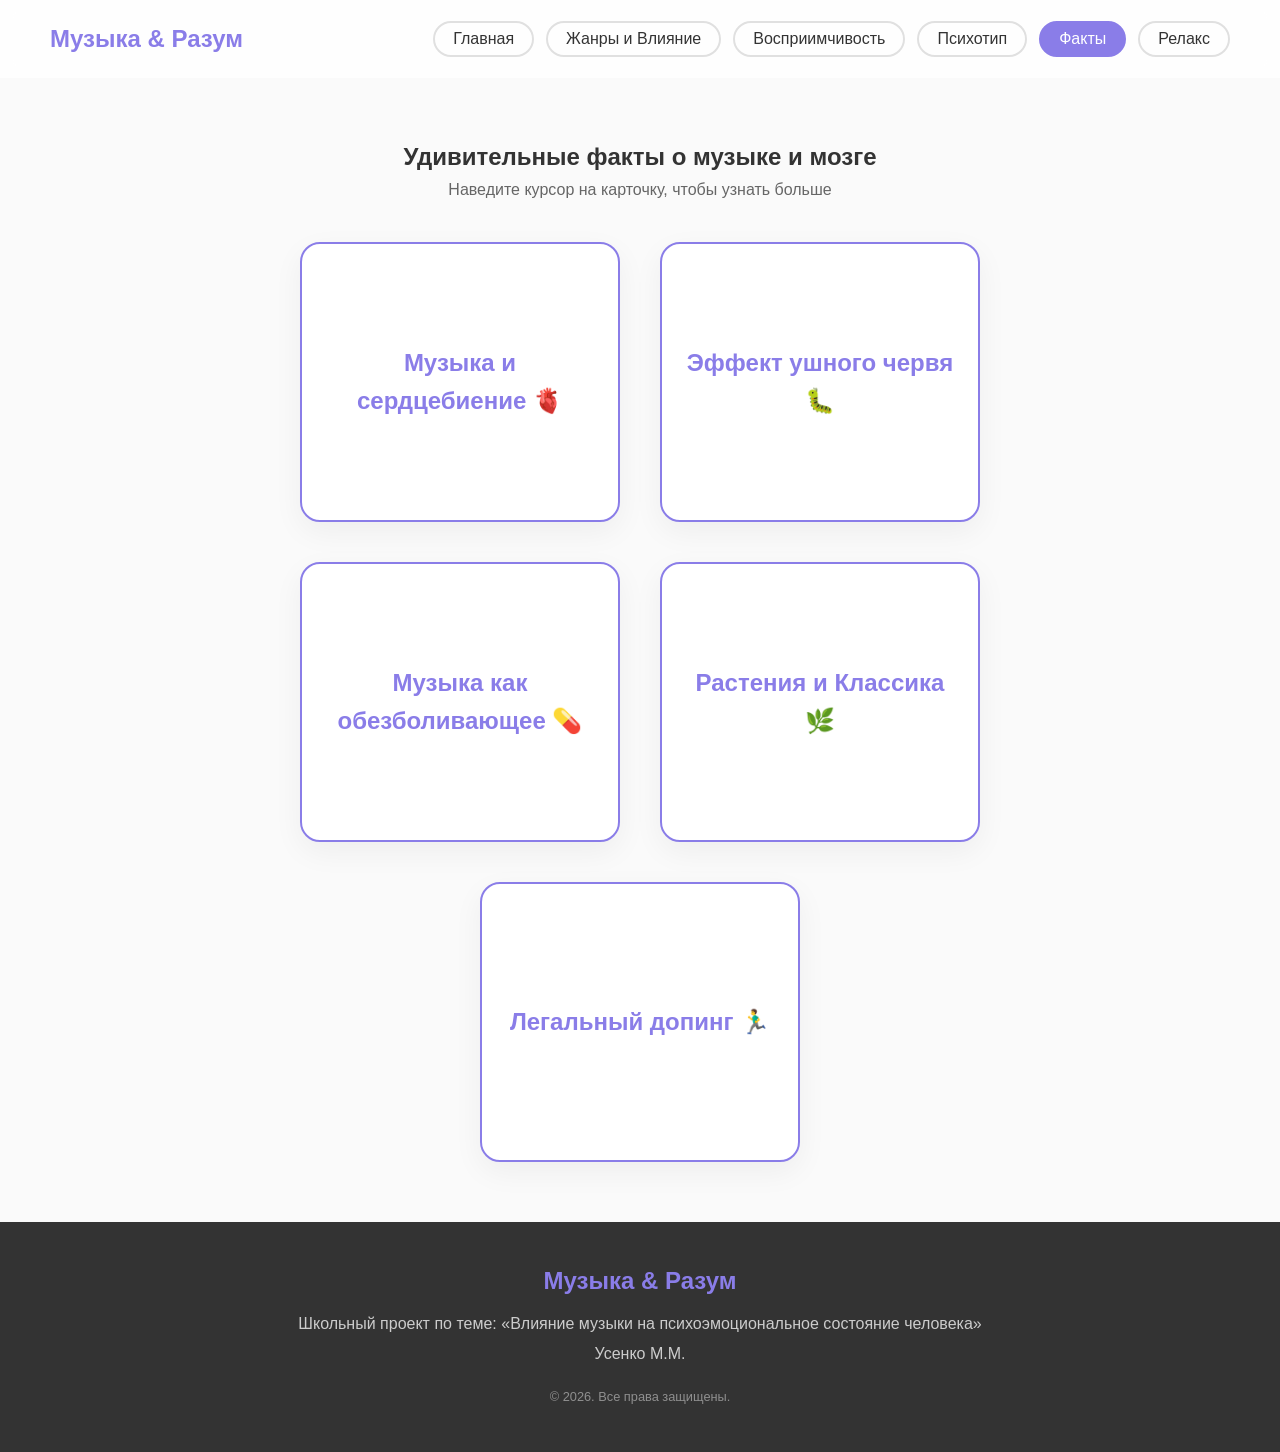
<file: facts.html>
<!DOCTYPE html>
<html lang="ru">
<head>
    <meta charset="UTF-8">
    <meta name="viewport" content="width=device-width, initial-scale=1.0">
    <title>Интересные факты</title>
    <link rel="stylesheet" href="style.css">
</head>
<body>

    <nav class="navbar">
        <div class="logo">Музыка & Разум</div>
        <ul class="nav-links">
            <li><a href="index.html">Главная</a></li>
            <li><a href="genres.html">Жанры и Влияние</a></li>
            <li><a href="test.html">Восприимчивость</a></li>
            <li><a href="psychotype.html">Психотип</a></li>
            <li><a href="facts.html" class="active">Факты</a></li>
            <a href="relax.html">Релакс</a>
        </ul>
    </nav>

    <main class="main-content">
        <section class="facts-section">
            <h2>Удивительные факты о музыке и мозге</h2>
            <p class="subtitle">Наведите курсор на карточку, чтобы узнать больше</p>

            <div class="facts-grid">
                <div class="flip-card">
                    <div class="flip-card-inner">
                        <div class="flip-card-front">
                            <h3>Музыка и сердцебиение 🫀</h3>
                        </div>
                        <div class="flip-card-back">
                            <p>Ваше сердцебиение и ритм дыхания автоматически подстраиваются под ритм музыки, которую вы слушаете. Именно поэтому медленные мелодии успокаивают тело.</p>
                        </div>
                    </div>
                </div>

                <div class="flip-card">
                    <div class="flip-card-inner">
                        <div class="flip-card-front">
                            <h3>Эффект ушного червя 🐛</h3>
                        </div>
                        <div class="flip-card-back">
                            <p>Навязчивая мелодия, застрявшая в голове, называется «ушным червем». Чтобы от неё избавиться, психологи советуют прослушать эту песню целиком до самого конца.</p>
                        </div>
                    </div>
                </div>

                <div class="flip-card">
                    <div class="flip-card-inner">
                        <div class="flip-card-front">
                            <h3>Музыка как обезболивающее 💊</h3>
                        </div>
                        <div class="flip-card-back">
                            <p>Доказано, что прослушивание любимой музыки способствует выбросу эндорфинов, которые действуют как легкое природное обезболивающее.</p>
                        </div>
                    </div>
                </div>

                 <div class="flip-card">
                    <div class="flip-card-inner">
                        <div class="flip-card-front">
                            <h3>Растения и Классика 🌿</h3>
                        </div>
                        <div class="flip-card-back">
                            <p>Эксперименты показывают, что растения растут быстрее, если в помещении играет классическая музыка, в то время как тяжелый рок может замедлить их рост.</p>
                        </div>
                    </div>
                </div>

                <div class="flip-card">
                    <div class="flip-card-inner">
                        <div class="flip-card-front">
                            <h3>Легальный допинг 🏃‍♂️</h3>
                        </div>
                        <div class="flip-card-back">
                            <p>Быстрые треки (от 140 BPM) повышают выносливость человека на 15%. Из-за этого мощного эффекта музыку официально приравняли к допингу и запретили бегунам на многих профессиональных марафонах!</p>
                        </div>
                    </div>
                </div>
            </div>
        </section>
    </main>

    <footer class="site-footer">
        <div class="footer-content">
            <h3>Музыка & Разум</h3>
            <p>Школьный проект по теме: «Влияние музыки на психоэмоциональное состояние человека»</p>
            <p>Усенко М.М.</p>
            <p class="copyright">© 2026. Все права защищены.</p>
        </div>
    </footer>

</body>
</html>
</file>
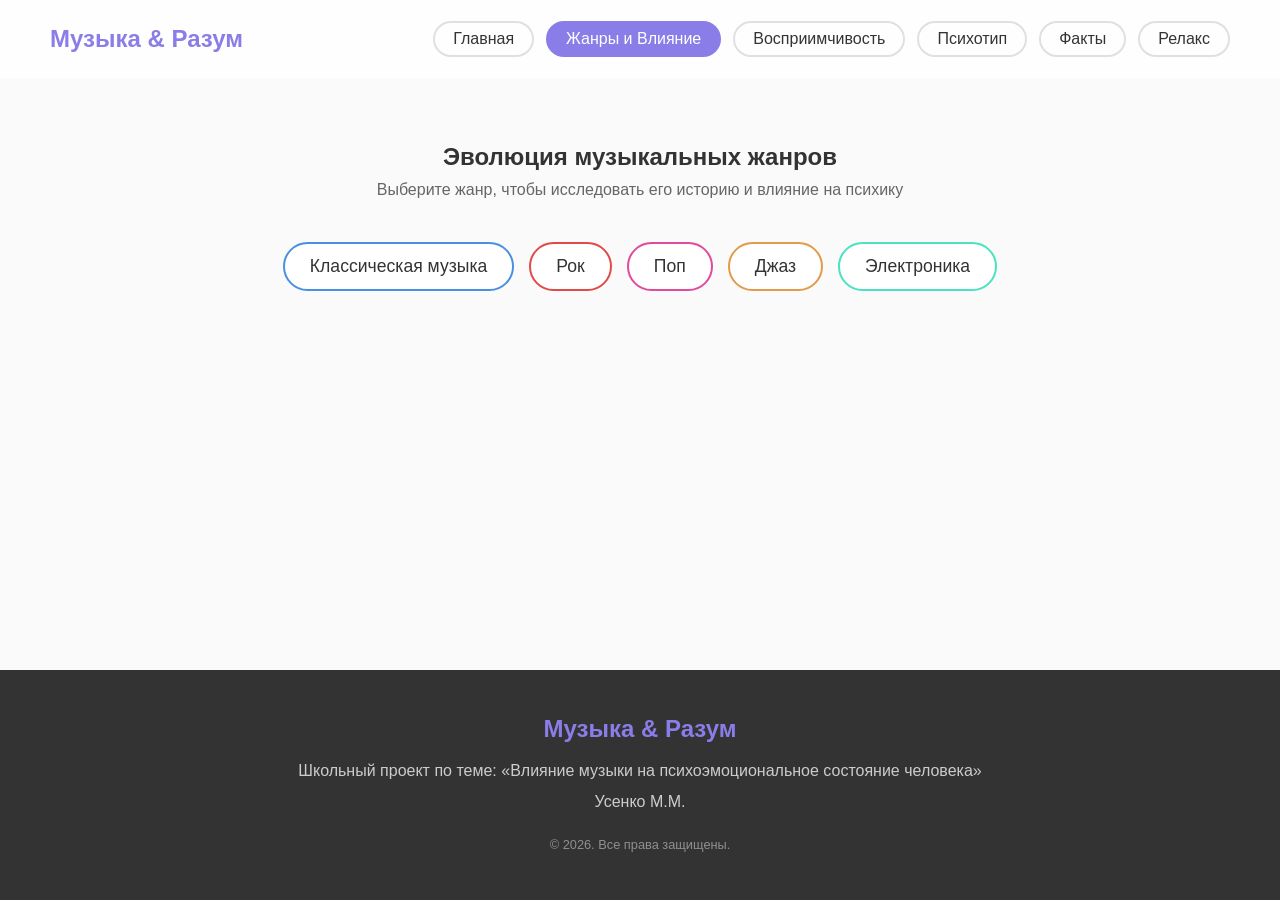
<file: genres.html>
<!DOCTYPE html>
<html lang="ru">
<head>
    <meta charset="UTF-8">
    <meta name="viewport" content="width=device-width, initial-scale=1.0">
    <title>Жанры и Влияние</title>
    <link rel="stylesheet" href="style.css">
</head>
<body>

    <nav class="navbar">
        <div class="logo">Музыка & Разум</div>
        <ul class="nav-links">
            <li><a href="index.html">Главная</a></li>
            <li><a href="genres.html" class="active">Жанры и Влияние</a></li>
            <li><a href="test.html">Восприимчивость</a></li>
            <li><a href="psychotype.html">Психотип</a></li>
            <li><a href="facts.html">Факты</a></li>
            <li><a href="relax.html">Релакс</a></li>
        </ul>
    </nav>

    <main class="main-content">
        <section class="genres-section">
            <h2>Эволюция музыкальных жанров</h2>
            <p class="subtitle">Выберите жанр, чтобы исследовать его историю и влияние на психику</p>

            <div class="genres-panel">
                <button class="genre-btn" style="--btn-color: #4A90E2;" onclick="loadGenre('classic', '#4A90E2', this)">Классическая музыка</button>
                <button class="genre-btn" style="--btn-color: #E24A4A;" onclick="loadGenre('rock', '#E24A4A', this)">Рок</button>
                <button class="genre-btn" style="--btn-color: #E24A9B;" onclick="loadGenre('pop', '#E24A9B', this)">Поп</button>
                <button class="genre-btn" style="--btn-color: #E29B4A;" onclick="loadGenre('jazz', '#E29B4A', this)">Джаз</button>
                <button class="genre-btn" style="--btn-color: #4AE2C0;" onclick="loadGenre('electronic', '#4AE2C0', this)">Электроника</button>
            </div>

            <div id="timeline-container" class="hidden">
                <button class="close-timeline-btn" onclick="closeTimeline()">✖ Закрыть таймлайн</button>

                <div id="timeline-track" class="timeline-track"></div>
                
                <div id="info-display" class="info-card">
                    <h3 id="info-year">Год</h3>
                    <h4 id="info-title">Событие</h4>
                    <p id="info-desc">Описание события...</p>
                    
                    <div class="audio-player">
                        <p id="info-track-name">Название композиции</p>
                        <audio id="info-audio" controls></audio>
                    </div>

                    <div class="psycho-impact">
                        <h4>🧠 Влияние на психику:</h4>
                        <p id="info-impact">Описание влияния...</p>
                    </div>
                </div>
            </div>
        </section>
    </main>

    <footer class="site-footer">
        <div class="footer-content">
            <h3>Музыка & Разум</h3>
            <p>Школьный проект по теме: «Влияние музыки на психоэмоциональное состояние человека»</p>
            <p>Усенко М.М.</p>
            <p class="copyright">© 2026. Все права защищены.</p>
        </div>
    </footer>

    <script src="script.js"></script>
</body>
</html>
</file>
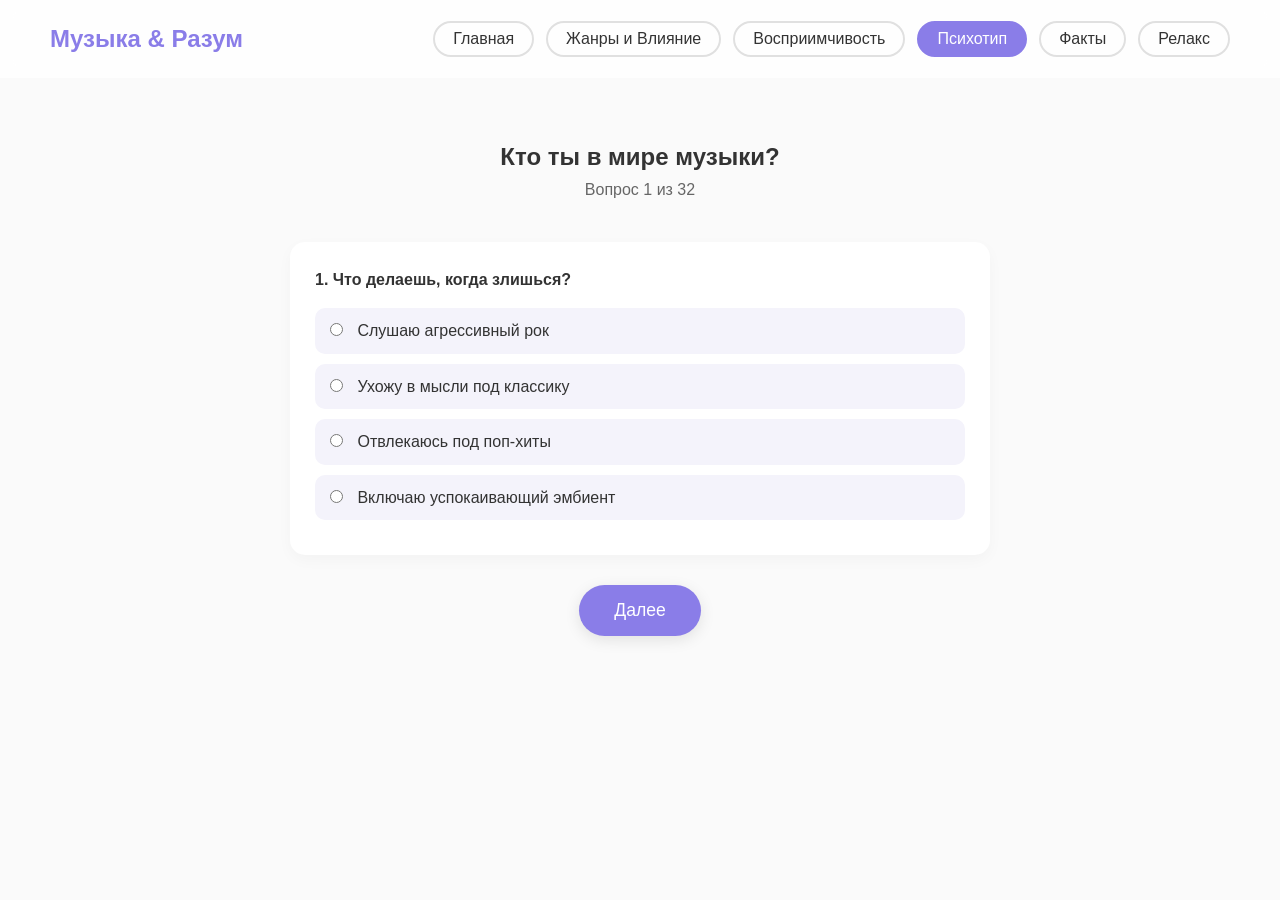
<file: psychotype.html>
<!DOCTYPE html>
<html lang="ru">
<head>
    <meta charset="UTF-8">
    <meta name="viewport" content="width=device-width, initial-scale=1.0">
    <title>Твой музыкальный психотип</title>
    <link rel="stylesheet" href="style.css">
</head>
<body>

    <nav class="navbar">
        <div class="logo">Музыка & Разум</div>
        <ul class="nav-links">
            <li><a href="index.html">Главная</a></li>
            <li><a href="genres.html">Жанры и Влияние</a></li>
            <li><a href="test.html">Восприимчивость</a></li>
            <li><a href="psychotype.html" class="active">Психотип</a></li>
            <li><a href="facts.html">Факты</a></li>
            <a href="relax.html">Релакс</a>
        </ul>
    </nav>

    <main class="main-content">
        <section class="test-section">
            <h2>Кто ты в мире музыки?</h2>
            <p class="subtitle" id="psycho-progress">Вопрос 1 из 32</p>

            <div class="test-container" id="psycho-quiz-container">
                </div>

            <button class="btn-primary" id="next-psycho-btn" onclick="nextPsychoQuestion()" style="margin: 30px auto; display: block;">Далее</button>

            <div id="psycho-result-box" class="info-card hidden">
                <h3 id="psycho-result-title">Твой психотип</h3>
                <p id="psycho-result-text"></p>
                <button class="btn-primary" onclick="window.location.reload()" style="margin-top: 20px;">Пройти заново</button>
            </div>
        </section>
    </main>

    <script src="psychotype-script.js"></script>
</body>
</html>
</file>
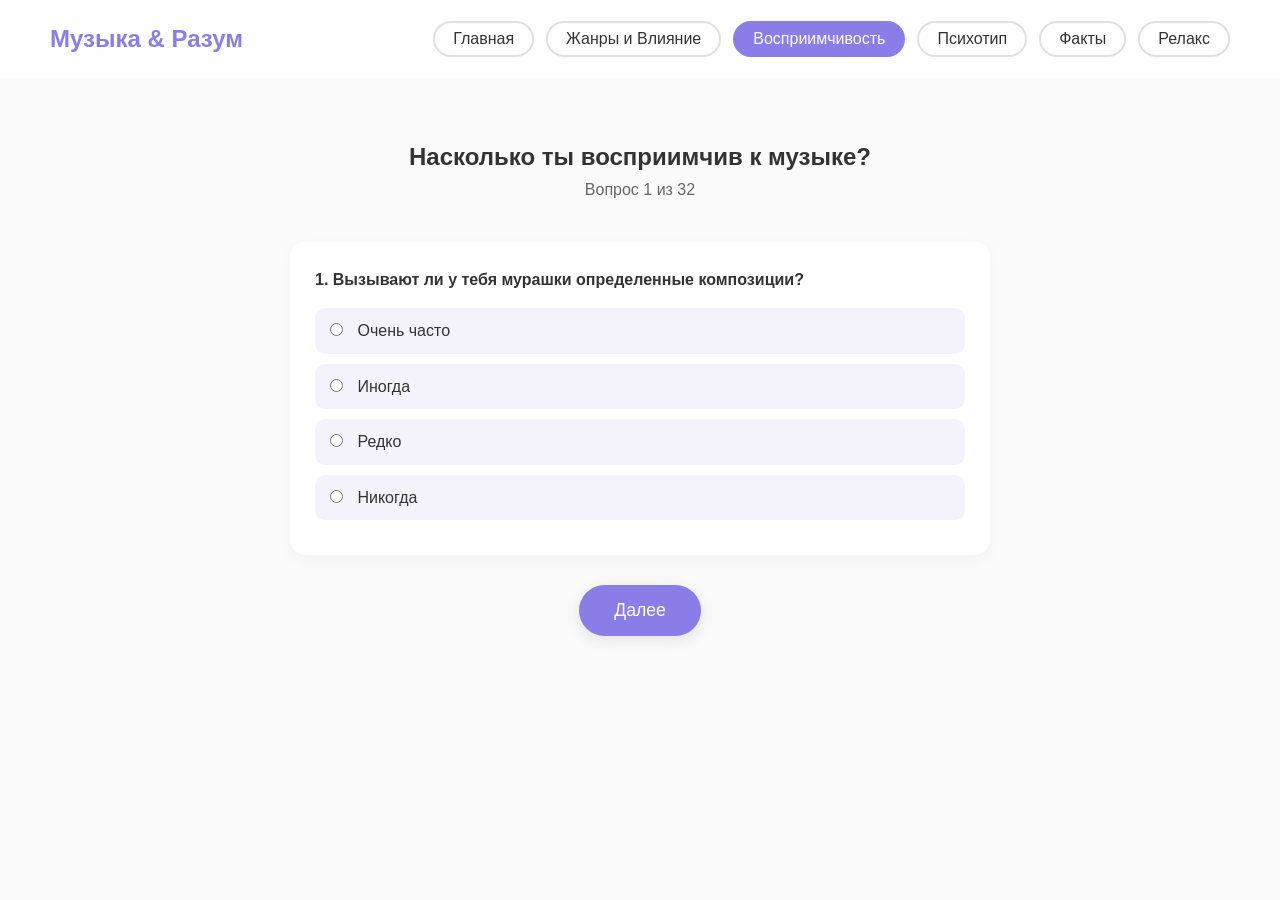
<file: test.html>
<!DOCTYPE html>
<html lang="ru">
<head>
    <meta charset="UTF-8">
    <meta name="viewport" content="width=device-width, initial-scale=1.0">
    <title>Психотесты</title>
    <link rel="stylesheet" href="style.css">
</head>
<body>

    <nav class="navbar">
        <div class="logo">Музыка & Разум</div>
        <ul class="nav-links">
            <li><a href="index.html">Главная</a></li>
            <li><a href="genres.html">Жанры и Влияние</a></li>
            <li><a href="test.html" class="active">Восприимчивость</a></li>
            <li><a href="psychotype.html">Психотип</a></li>
            <li><a href="facts.html">Факты</a></li>
            <a href="relax.html">Релакс</a>
        </ul>
    </nav>

    <main class="main-content">
        <section class="test-section">
            <h2>Насколько ты восприимчив к музыке?</h2>
            <p class="subtitle" id="test-progress">Вопрос 1 из 32</p>

            <div class="test-container" id="quiz-container">
                </div>

            <button class="btn-primary" id="next-btn" onclick="nextQuestion()" style="margin: 30px auto; display: block;">Далее</button>

            <div id="result-box" class="info-card hidden">
                <h3 id="result-title">Твой результат</h3>
                <p id="result-text"></p>
                <button class="btn-primary" onclick="window.location.reload()" style="margin-top: 20px;">Пройти заново</button>
            </div>
        </section>
    </main>

    <script src="test-script.js"></script>
</body>
</html>
</file>
<file: style.css>
/* =========================================
   БАЗОВЫЕ ПЕРЕМЕННЫЕ И НАСТРОЙКИ
   ========================================= */
:root {
    --bg-color: #FAFAFA;
    --text-main: #333333;
    --text-light: #666666;
    --accent-color: #8A7DE8;
    --accent-hover: #7263D1;
    --card-bg: #FFFFFF;
}

* {
    margin: 0;
    padding: 0;
    box-sizing: border-box;
    font-family: 'Segoe UI', Tahoma, Geneva, Verdana, sans-serif;
    transition: border-color 0.5s ease;
}

body {
    display: flex;
    flex-direction: column;
    min-height: 100vh;
    background-color: var(--bg-color);
    color: var(--text-main);
    line-height: 1.6;
}

.main-content { flex: 1; }

/* =========================================
   НАВИГАЦИЯ И КНОПКИ
   ========================================= */
.navbar {
    display: flex;
    justify-content: space-between;
    align-items: center;
    padding: 20px 50px;
    background: rgba(255, 255, 255, 0.8);
    backdrop-filter: blur(10px);
    position: sticky;
    top: 0;
    z-index: 100;
}

.logo {
    font-size: 1.5rem;
    font-weight: bold;
    color: var(--accent-color);
    transition: color 0.5s ease;
}
.nav-links { 
    list-style: none; 
    display: flex; 
    gap: 12px; 
    align-items: center; 
}

/* НОВОЕ: Укрощаем элементы списка (li), чтобы они не ломали высоту */
.nav-links li {
    display: inline-flex;
}

/* Делаем из ссылок полноценные флекс-блоки */
.nav-links a { 
    display: flex;
    align-items: center;
    justify-content: center;
    text-decoration: none; 
    color: var(--text-main); 
    font-weight: 500; 
    padding: 8px 18px; 
    border: 2px solid #e0e0e0; 
    border-radius: 25px; 
    transition: all 0.4s ease; 
    line-height: 1; /* Жестко фиксируем высоту текста */
}

.nav-links a:hover { 
    border-color: var(--accent-color); 
    color: var(--accent-color); 
}

.nav-links a.active { 
    border-color: var(--accent-color); 
    background-color: var(--accent-color); 
    color: white; 
}

.btn-primary {
    background-color: var(--accent-color);
    color: white;
    border: none;
    padding: 15px 35px;
    font-size: 1.1rem;
    border-radius: 30px;
    cursor: pointer;
    box-shadow: 0 4px 15px rgba(0, 0, 0, 0.1);
    transition: all 0.3s ease;
}
.btn-primary:hover { background-color: var(--accent-hover); transform: translateY(-3px); }

/* =========================================
   ГЛАВНАЯ СТРАНИЦА И СЕКЦИИ
   ========================================= */
.hero { height: auto; padding: 60px 20px; display: flex; justify-content: center; align-items: center; text-align: center; }
.hero h1 { font-size: 3rem; margin-bottom: 20px; color: var(--text-main); }
.hero p { font-size: 1.2rem; color: var(--text-light); margin-bottom: 40px; max-width: 600px; margin: 0 auto 40px auto; }

.noises-section { padding: 60px 50px; text-align: center; }
.noises-grid { display: flex; justify-content: center; gap: 30px; margin-top: 40px; flex-wrap: wrap; }
.noise-card { background-color: var(--card-bg); padding: 30px; border-radius: 20px; width: 300px; box-shadow: 0 10px 30px rgba(0,0,0,0.03); transition: all 0.4s ease; }
.noise-card:hover { transform: translateY(-10px); box-shadow: 0 15px 40px rgba(0,0,0,0.08); }
.noise-card h3 { margin-bottom: 15px; color: var(--accent-color); }

.play-btn { margin-top: 20px; background: transparent; border: 2px solid var(--accent-color); color: var(--accent-color); padding: 10px 25px; border-radius: 20px; cursor: pointer; font-weight: bold; transition: all 0.5s ease; }
.play-btn:hover { background: var(--accent-color); color: white; }

.brain-impact-section { padding: 80px 50px; background-color: #f4f3fb; text-align: center; }
.impact-grid { display: flex; justify-content: center; gap: 30px; margin-top: 40px; flex-wrap: wrap; }
.impact-card { background: var(--card-bg); padding: 40px 30px; border-radius: 20px; width: 320px; box-shadow: 0 10px 30px rgba(0,0,0,0.04); transition: transform 0.3s ease; }
.impact-card:hover { transform: translateY(-10px); }
.impact-card .icon { font-size: 3rem; margin-bottom: 20px; }
.impact-card h3 { color: var(--text-main); margin-bottom: 15px; }

/* =========================================
   СТРАНИЦА ЖАНРОВ И ТАЙМЛАЙН
   ========================================= */
.genres-section { padding: 60px 50px; text-align: center; }
.subtitle { color: var(--text-light); margin-bottom: 40px; }
.genres-panel { display: flex; justify-content: center; flex-wrap: wrap; gap: 15px; margin-bottom: 50px; }

.genre-btn {
    background-color: var(--card-bg);
    border: 2px solid var(--btn-color, var(--accent-color));
    color: var(--text-main);
    padding: 12px 25px;
    border-radius: 30px;
    font-size: 1.1rem;
    cursor: pointer;
    transition: background-color 0.4s ease, color 0.4s ease, transform 0.3s ease, box-shadow 0.3s ease;
}
.genre-btn:hover, .genre-btn.active { background-color: var(--btn-color, var(--accent-color)); color: white; transform: scale(1.05); box-shadow: 0 8px 20px rgba(0,0,0,0.15); }

.hidden { display: none !important; opacity: 0; }
#timeline-container { animation: fadeIn 0.5s forwards; }
@keyframes fadeIn { to { opacity: 1; } }

.close-timeline-btn { background: transparent; border: none; color: var(--text-light); font-size: 1rem; font-weight: bold; cursor: pointer; margin-bottom: 30px; padding: 10px 20px; border-radius: 20px; transition: all 0.3s ease; display: inline-flex; align-items: center; gap: 8px; }
.close-timeline-btn:hover { background: #ffeeee; color: #e74c3c; }

.timeline-track { display: flex; justify-content: space-between; align-items: center; position: relative; max-width: 800px; margin: 0 auto 50px auto; padding: 20px 0; }
.timeline-track::before { content: ''; position: absolute; top: 50%; left: 0; width: 100%; height: 4px; background-color: var(--accent-color); z-index: 1; transform: translateY(-50%); transition: background-color 0.5s ease; }
.timeline-point { position: relative; z-index: 2; background-color: white; border: 4px solid var(--accent-color); width: 20px; height: 20px; border-radius: 50%; cursor: pointer; transition: all 0.5s ease; }
.timeline-point:hover, .timeline-point.active { background-color: var(--accent-color); transform: scale(1.5); box-shadow: 0 0 15px var(--accent-color); }
.timeline-point span { position: absolute; top: 30px; left: 50%; transform: translateX(-50%); font-weight: bold; color: var(--text-main); }

.info-card { background: var(--card-bg); padding: 40px; border-radius: 20px; max-width: 700px; margin: 0 auto; box-shadow: 0 10px 30px rgba(0,0,0,0.05); text-align: left; }
.info-card h3 { color: var(--accent-color); font-size: 2rem; margin-bottom: 10px; transition: color 0.5s ease; }
.audio-player { margin: 20px 0; padding: 15px; background: #f4f3fb; border-radius: 10px; }
.psycho-impact { margin-top: 25px; padding-top: 20px; border-top: 1px dashed var(--accent-color); transition: border-color 0.5s ease; }

/* =========================================
   ТЕСТЫ
   ========================================= */
.test-section { padding: 60px 50px; max-width: 800px; margin: 0 auto; text-align: center; }
.question-card { background: var(--card-bg); padding: 25px; border-radius: 15px; margin-bottom: 20px; box-shadow: 0 5px 15px rgba(0,0,0,0.03); text-align: left; }
.question-card h4 { margin-bottom: 15px; color: var(--text-main); }
.options-group label { display: block; margin-bottom: 10px; cursor: pointer; background: #f4f3fb; padding: 10px 15px; border-radius: 10px; transition: background 0.3s; }
.options-group label:hover { background: var(--accent-color); color: white; }
.options-group input[type="radio"] { margin-right: 10px; }

/* =========================================
   ФАКТЫ (3D КАРТОЧКИ)
   ========================================= */
.facts-section { padding: 60px 50px; text-align: center; }
.facts-grid { max-width: 750px; margin: 40px auto 0 auto; display: flex; justify-content: center; flex-wrap: wrap; gap: 40px; perspective: 1000px; }
.flip-card { background-color: transparent; width: 320px; height: 280px; }
.flip-card-inner { position: relative; width: 100%; height: 100%; text-align: center; transition: transform 0.8s cubic-bezier(0.4, 0.2, 0.2, 1); transform-style: preserve-3d; }
.flip-card:hover .flip-card-inner { transform: rotateY(180deg); }
.flip-card-front, .flip-card-back { position: absolute; width: 100%; height: 100%; -webkit-backface-visibility: hidden; backface-visibility: hidden; border-radius: 20px; display: flex; align-items: center; justify-content: center; padding: 20px; box-shadow: 0 10px 30px rgba(0,0,0,0.05); }
.flip-card-front { background-color: var(--card-bg); color: var(--accent-color); border: 2px solid var(--accent-color); transition: color 0.5s ease, border-color 0.5s ease; }
.flip-card-front h3 { font-size: 1.5rem; }
.flip-card-back { background-color: var(--accent-color); color: white; transform: rotateY(180deg); font-size: 1rem; line-height: 1.5; transition: background-color 0.5s ease; }

/* =========================================
   ПОДВАЛ (FOOTER)
   ========================================= */
.site-footer { background-color: #333333; color: white; text-align: center; padding: 40px 20px; margin-top: auto; }
.footer-content h3 { color: var(--accent-color); margin-bottom: 10px; font-size: 1.5rem; transition: color 0.5s ease; }
.footer-content p { color: #cccccc; margin-bottom: 5px; }
.copyright { margin-top: 20px; font-size: 0.8rem; opacity: 0.6; }

/* =========================================
   КОМНАТА РЕЛАКСАЦИИ (ТЕМНАЯ ТЕМА)
   ========================================= */
body.dark-theme {
    background: linear-gradient(135deg, #0f172a, #1e1b4b);
    color: #e2e8f0;
}

.dark-navbar {
    background: rgba(15, 23, 42, 0.8);
    border-bottom: 1px solid rgba(255, 255, 255, 0.05);
}

.dark-theme .logo { color: #818cf8; }

.dark-theme .nav-links a {
    color: #94a3b8;
    border-color: rgba(255, 255, 255, 0.1);
}

.dark-theme .nav-links a:hover {
    border-color: #818cf8;
    color: #818cf8;
    background: transparent;
}

.dark-theme .nav-links a.active {
    background-color: #818cf8;
    border-color: #818cf8;
    color: #0f172a;
}

.relax-main { display: flex; flex-direction: column; justify-content: center; }
.relax-section { display: flex; flex-direction: column; align-items: center; justify-content: center; padding: 20px; text-align: center; min-height: 70vh; }
.relax-header h2 { color: #818cf8; font-size: 2.5rem; margin-bottom: 15px; font-weight: 300; }
.relax-header p { color: #94a3b8; max-width: 700px; margin: 0 auto 50px auto; font-size: 1.1rem; line-height: 1.8; }
.relax-container { position: relative; width: 300px; height: 300px; display: flex; justify-content: center; align-items: center; margin-bottom: 50px; }

.breathing-circle {
    width: 140px;
    height: 140px;
    border-radius: 50%;
    background: radial-gradient(circle, rgba(129,140,248,0.15) 0%, rgba(99,102,241,0.02) 70%);
    box-shadow: 0 0 30px rgba(129,140,248,0.2), inset 0 0 20px rgba(129,140,248,0.1);
    display: flex;
    justify-content: center;
    align-items: center;
    transition: transform 4s ease-in-out, box-shadow 4s ease-in-out, background 4s ease-in-out;
}

.breathing-circle.inhale {
    transform: scale(2.2);
    box-shadow: 0 0 80px rgba(129,140,248,0.6), inset 0 0 40px rgba(129,140,248,0.4);
    background: radial-gradient(circle, rgba(129,140,248,0.3) 0%, rgba(99,102,241,0.05) 70%);
}

#breathe-text { font-size: 1.2rem; color: #c7d2fe; letter-spacing: 3px; font-weight: 300; text-transform: uppercase; transition: opacity 0.5s ease; }

.relax-btn { background-color: transparent; border: 2px solid #818cf8; color: #818cf8; box-shadow: none; }
.relax-btn:hover { background-color: #818cf8; color: #0f172a; box-shadow: 0 0 20px rgba(129,140,248,0.4); }


/* =========================================
   АДАПТАЦИЯ ДЛЯ МОБИЛЬНЫХ ТЕЛЕФОНОВ
   ========================================= */
@media (max-width: 768px) {
    .navbar { flex-direction: column; padding: 15px 10px; gap: 15px; }
    
    .nav-links { 
        flex-wrap: wrap; 
        justify-content: center; 
        align-items: center; 
        gap: 10px; 
    }
    
    .nav-links a { 
        font-size: 0.9rem; 
        padding: 8px 16px; /* Делаем кнопки одинаково плотными */
    }
    
    /* ... остальной код медиа-запроса ... */
    
    .hero { padding: 40px 20px; }
    .hero h1 { font-size: 2.2rem; }
    .hero p { font-size: 1rem; margin-bottom: 20px; }
    .noises-section, .brain-impact-section, .genres-section, .test-section, .facts-section { padding: 40px 15px; }
    .noise-card, .impact-card, .flip-card { width: 100%; max-width: 320px; }
    .genres-panel { gap: 10px; }
    .genre-btn { font-size: 0.9rem; padding: 10px 15px; }
    .info-card { padding: 20px; }
    .info-card h3 { font-size: 1.5rem; }
    audio { width: 100%; }
}
</file>
